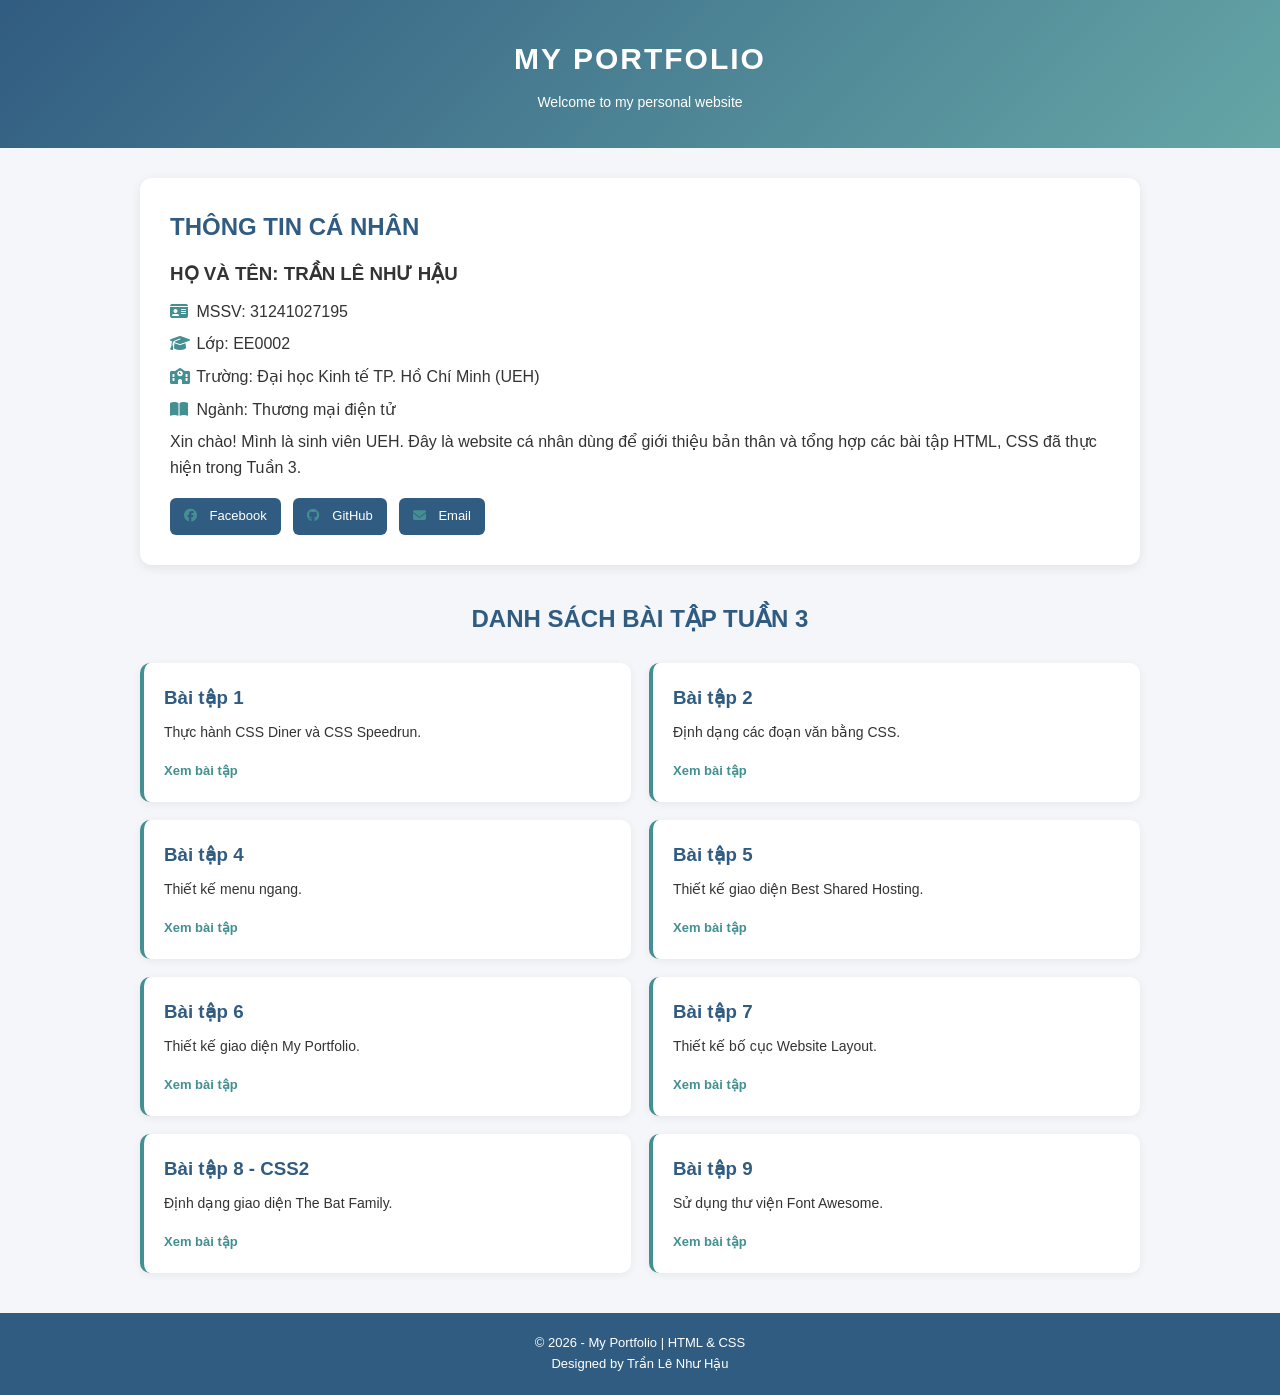
<file: index.html>
<!DOCTYPE html>
<html lang="vi">
<head>
    <meta charset="UTF-8">
    <meta name="viewport" content="width=device-width, initial-scale=1.0">

    <title>My Portfolio - Bài tập Tuần 3</title>

    <link rel="stylesheet" href="css/style.css">

    <!-- Font Awesome -->
    <link rel="stylesheet"
    href="https://cdnjs.cloudflare.com/ajax/libs/font-awesome/6.7.2/css/all.min.css">
</head>

<body>

    <!-- HEADER -->
    <header>
        <h1>MY PORTFOLIO</h1>
        <p>Welcome to my personal website</p>
    </header>

    <!-- THÔNG TIN CÁ NHÂN -->
    <section class="profile">

        <div class="profile-info">
            <h2>THÔNG TIN CÁ NHÂN</h2>

            <h3>HỌ VÀ TÊN: TRẦN LÊ NHƯ HẬU</h3>

            <p><i class="fa-solid fa-id-card"></i>
                MSSV: 31241027195</p>

            <p><i class="fa-solid fa-graduation-cap"></i>
                Lớp: EE0002</p>

            <p><i class="fa-solid fa-school"></i>
                Trường: Đại học Kinh tế TP. Hồ Chí Minh (UEH)</p>

            <p><i class="fa-solid fa-book-open"></i>
                Ngành: Thương mại điện tử</p>

            <p class="introduction">
                Xin chào! Mình là sinh viên UEH.
                Đây là website cá nhân dùng để giới thiệu bản thân
                và tổng hợp các bài tập HTML, CSS đã thực hiện
                trong Tuần 3.
            </p>

            <!-- SOCIAL LINKS -->
            <div class="social-links">

                <a href="https://www.facebook.com/share/1CEJmWZUcF/"
                   target="_blank">
                    <i class="fa-brands fa-facebook"></i>
                    Facebook
                </a>

                <a href="https://github.com/hautran31241027195/Tuan3VeNha"
                   target="_blank">
                    <i class="fa-brands fa-github"></i>
                    GitHub
                </a>

                <a href="mailto:hautran.31241027195@st.ueh.edu.vn">
                    <i class="fa-solid fa-envelope"></i>
                    Email
                </a>

            </div>
        </div>

    </section>

    <!-- DANH SÁCH BÀI TẬP -->
    <section class="assignments">

        <h2>DANH SÁCH BÀI TẬP TUẦN 3</h2>

        <div class="assignment-list">

            <div class="assignment-card">
                <h3>Bài tập 1</h3>
                <p>Thực hành CSS Diner và CSS Speedrun.</p>
                <a href="BaiTap1.html">Xem bài tập</a>
            </div>

            <div class="assignment-card">
                <h3>Bài tập 2</h3>
                <p>Định dạng các đoạn văn bằng CSS.</p>
                <a href="BaiTap2.html">Xem bài tập</a>
            </div>

            <div class="assignment-card">
                <h3>Bài tập 4</h3>
                <p>Thiết kế menu ngang.</p>
                <a href="BaiTap4.html">Xem bài tập</a>
            </div>

            <div class="assignment-card">
                <h3>Bài tập 5</h3>
                <p>Thiết kế giao diện Best Shared Hosting.</p>
                <a href="BaiTap5.html">Xem bài tập</a>
            </div>

            <div class="assignment-card">
                <h3>Bài tập 6</h3>
                <p>Thiết kế giao diện My Portfolio.</p>
                <a href="BaiTap6.html">Xem bài tập</a>
            </div>

            <div class="assignment-card">
                <h3>Bài tập 7</h3>
                <p>Thiết kế bố cục Website Layout.</p>
                <a href="BaiTap7.html">Xem bài tập</a>
            </div>

            <div class="assignment-card">
                <h3>Bài tập 8 - CSS2</h3>
                <p>Định dạng giao diện The Bat Family.</p>
                <a href="BaiTap8.html">Xem bài tập</a>
            </div>

            <div class="assignment-card">
                <h3>Bài tập 9</h3>
                <p>Sử dụng thư viện Font Awesome.</p>
                <a href="BaiTap9.html">Xem bài tập</a>
            </div>

        </div>

    </section>

    <!-- FOOTER -->
    <footer>
        <p>© 2026 - My Portfolio | HTML & CSS</p>
        <p>Designed by Trần Lê Như Hậu</p>
    </footer>

</body>
</html>
</file>
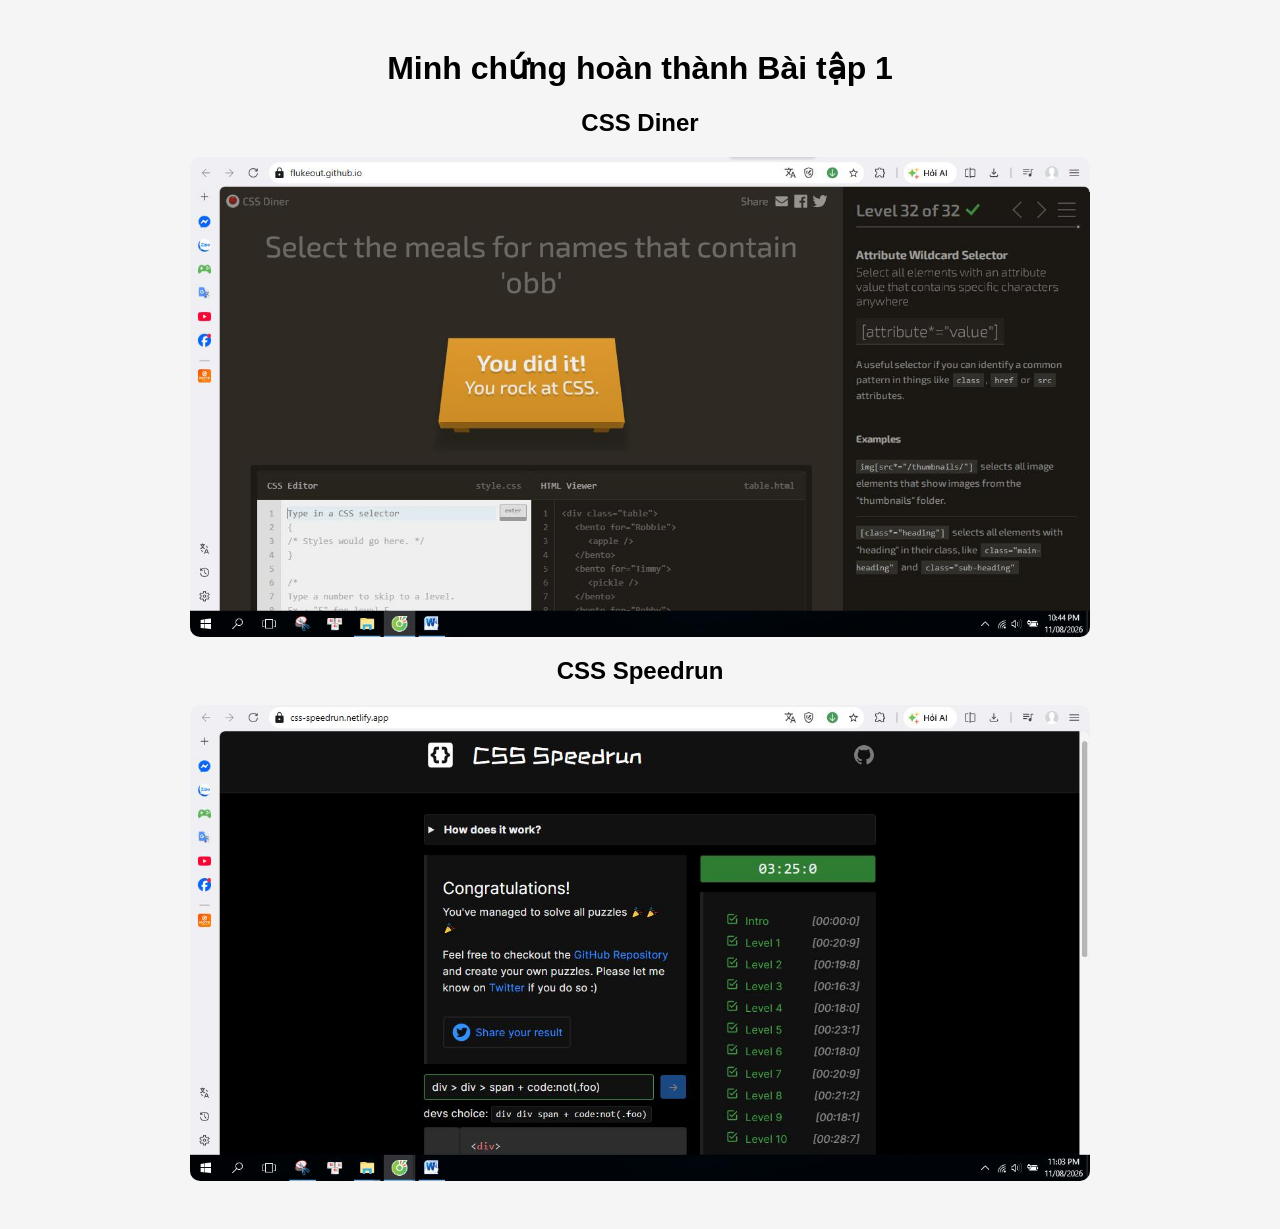
<file: BaiTap1.html>
<!DOCTYPE html>
<html lang="vi">
<head>
    <meta charset="UTF-8">
    <meta name="viewport" content="width=device-width, initial-scale=1.0">
    <title>Minh chứng Bài tập 1</title>
    <style>
        body {
            font-family: Arial, sans-serif;
            text-align: center;
            background-color: #f5f5f5;
            padding: 20px;
        }

        img {
            width: 80%;
            max-width: 900px;
            height: auto;
            display: block;
            margin: 20px auto;
            border-radius: 10px;
        }
    </style>
</head>
<body>
    <h1>Minh chứng hoàn thành Bài tập 1</h1>

    <h2>CSS Diner</h2>
    <img src="images/Minh chứng hoàn thành CSS Diner.jpg" 
         alt="Minh chứng CSS Diner">

    <h2>CSS Speedrun</h2>
    <img src="images/Minh chứng hoàn thành CSS Speedrun.jpg" 
         alt="Minh chứng CSS Speedrun">
</body>
</html>
</file>
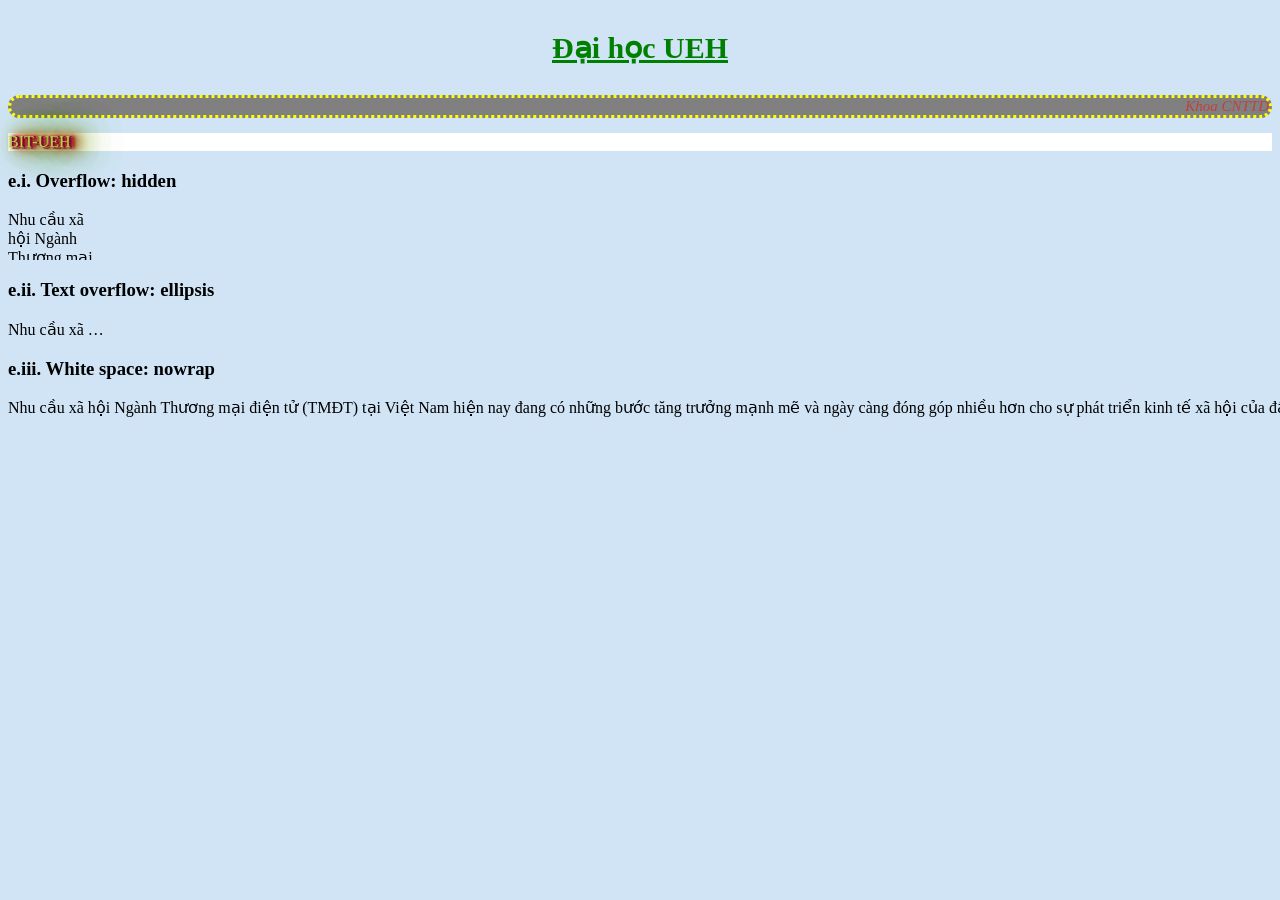
<file: BaiTap2.html>
<!DOCTYPE html>
<html lang="vi">
<head>
    <meta charset="UTF-8">
    <meta name="viewport" content="width=device-width, initial-scale=1.0">
    <title>Bài tập 2</title>

    <style>
        /* a. Đại học UEH */
        #university {
            color: green;
            text-align: center;
            font-weight: bold;
            text-decoration: underline;
            font-size: 30px;
        }

        /* b. Khoa CNTTD */
        #faculty {
            color: rgba(255, 0, 0, 0.5);
            text-align: right;
            font-style: italic;
            border: 3px dotted yellow;
            border-radius: 16px;
            background-color: gray;
            font-size: 15px;
        }

        /* c. BIT-UEH */
        #demotext {
            color: #A7DD3C;
            background: #FFFFFF;
            text-shadow: 2px 0 0px #800040, 
                         3px 2px 0px rgba(77,0,38,0.5), 
                         3px 0 3px #FF002B, 
                         5px 0 3px #800015, 
                         6px 2px 3px rgba(77,0,13,0.5), 
                         6px 0 9px #FF5500, 
                         8px 0 9px #802A00, 
                         9px 2px 9px rgba(77,25,0,0.5), 
                         9px 0 18px #FFD500, 
                         11px 0 18px #806A00, 
                         12px 2px 18px rgba(77,66,0,0.5), 
                         12px 0 30px #D4FF00, 
                         14px 0 30px #6A8000, 
                         15px 2px 30px rgba(64,77,0,0.5), 
                         15px 0 45px #80FF00, 
                         17px 0 45px #408000, 
                         17px 2px 45px rgba(38,77,0,0.5);
        }

        /* d. Logo BIT làm hình nền */
        body {
            background: #D0E4F5 url("https://ueh.edu.vn/schools/college/images/logo/bit-header-logo.png") repeat fixed 0 0;
            background-size: 30px 30px;
        }

        /* e.i. Ẩn phần nội dung vượt quá kích thước */
        .hidden {
            width: 100px;
            height: 50px;
            overflow: hidden;
        }

        /* e.ii. Hiển thị dấu ba chấm khi nội dung bị cắt */
        .ellipsis {
            width: 100px;
            white-space: nowrap;
            overflow: hidden;
            text-overflow: ellipsis;
        }

        /* e.iii. Không cho nội dung xuống dòng */
        .nowrap {
            width: 100px;
            white-space: nowrap;
        }
    </style>
</head>

<body>

    <!-- a -->
    <p id="university">Đại học UEH</p>

    <!-- b -->
    <p id="faculty">Khoa CNTTD</p>

    <!-- c -->
    <div id="demotext">BIT-UEH</div>

    <!-- e -->
    <h3>e.i. Overflow: hidden</h3>
    <div class="hidden">
        Nhu cầu xã hội Ngành Thương mại điện tử (TMĐT) tại Việt Nam hiện nay đang có những bước tăng trưởng mạnh mẽ và ngày càng đóng góp nhiều hơn cho sự phát triển kinh tế xã hội của đất nước. Thị trường TMĐT Việt Nam đã trở nên sôi động hơn khi có nhiều
    </div>

    <h3>e.ii. Text overflow: ellipsis</h3>
    <div class="ellipsis">
        Nhu cầu xã hội Ngành Thương mại điện tử (TMĐT) tại Việt Nam hiện nay đang có những bước tăng trưởng mạnh mẽ và ngày càng đóng góp nhiều hơn cho sự phát triển kinh tế xã hội của đất nước. Thị trường TMĐT Việt Nam đã trở nên sôi động hơn khi có nhiều
    </div>

    <h3>e.iii. White space: nowrap</h3>
    <div class="nowrap">
        Nhu cầu xã hội Ngành Thương mại điện tử (TMĐT) tại Việt Nam hiện nay đang có những bước tăng trưởng mạnh mẽ và ngày càng đóng góp nhiều hơn cho sự phát triển kinh tế xã hội của đất nước. Thị trường TMĐT Việt Nam đã trở nên sôi động hơn khi có nhiều
    </div>

</body>
</html>
</file>
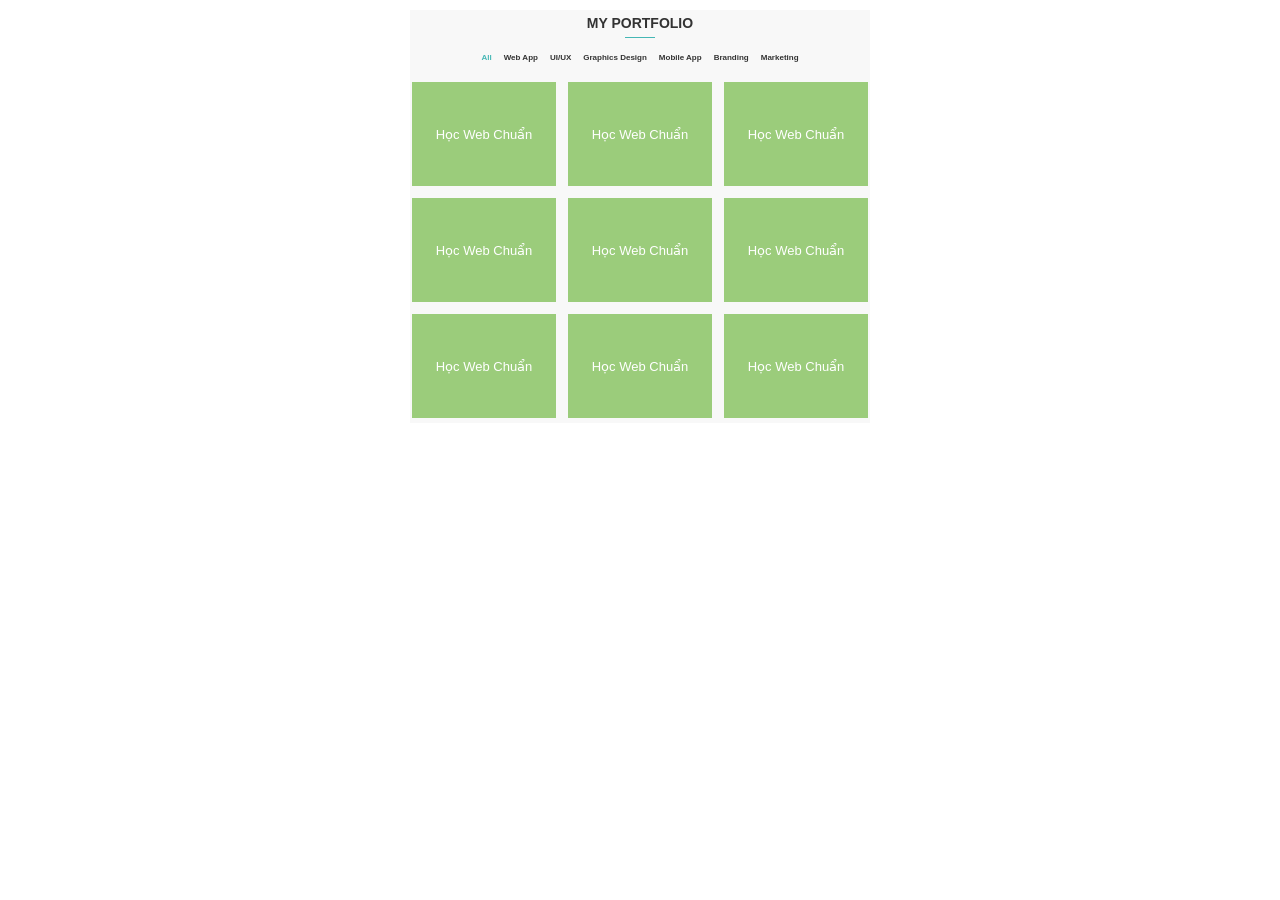
<file: BaiTap6.html>
<!DOCTYPE html>
<html lang="en">
<head>
    <meta charset="utf-8">
    <meta name="viewport" content="width=device-width, initial-scale=1.0">
    <title>Học web chuẩn</title>
    <link rel="stylesheet" href="css/style6.css">
</head>
<body>

    <section class="portfolio">

        <h2>MY PORTFOLIO</h2>

        <ul class="list-tab">
            <li><a href="./">All</a></li>
            <li><a href="./">Web App</a></li>
            <li><a href="./">UI/UX</a></li>
            <li><a href="./">Graphics Design</a></li>
            <li><a href="./">Mobile App</a></li>
            <li><a href="./">Branding</a></li>
            <li><a href="./">Marketing</a></li>
        </ul>

        <ul class="galerry">
            <li><a href="./">Học Web Chuẩn</a></li>
            <li><a href="./">Học Web Chuẩn</a></li>
            <li><a href="./">Học Web Chuẩn</a></li>
            <li><a href="./">Học Web Chuẩn</a></li>
            <li><a href="./">Học Web Chuẩn</a></li>
            <li><a href="./">Học Web Chuẩn</a></li>
            <li><a href="./">Học Web Chuẩn</a></li>
            <li><a href="./">Học Web Chuẩn</a></li>
            <li><a href="./">Học Web Chuẩn</a></li>
        </ul>

    </section>

</body>
</html>
</file>
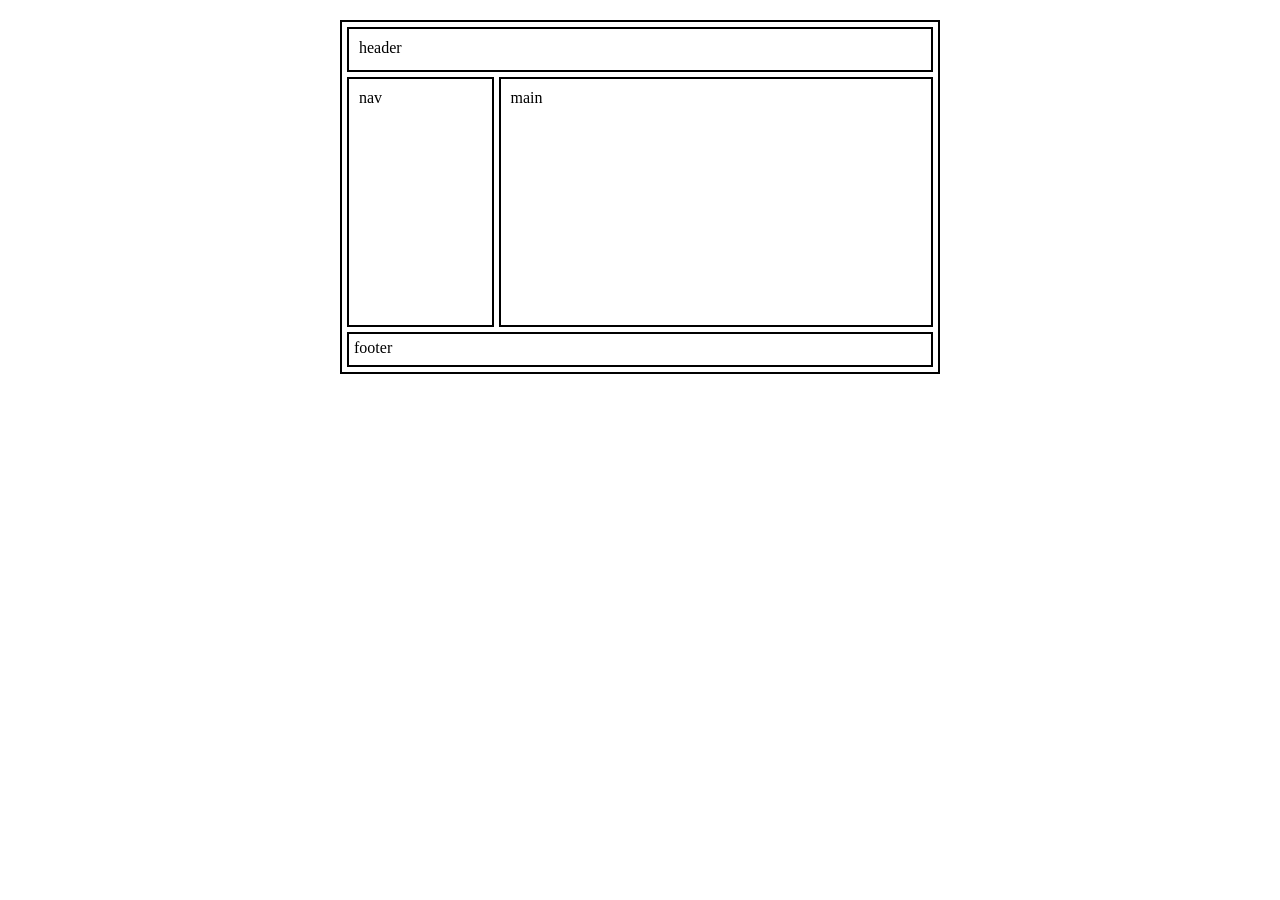
<file: BaiTap7.html>
<!DOCTYPE html>
<html lang="vi">
<head>
    <meta charset="UTF-8">
    <title>Website Layout</title>
    <link rel="stylesheet" href="css/style7.css">
</head>
<body>

    <div id="wrapper">
        <header>header</header>

        <div class="content">
            <nav>nav</nav>
            <main>main</main>
        </div>

        <footer>footer</footer>
    </div>

</body>
</html>
</file>
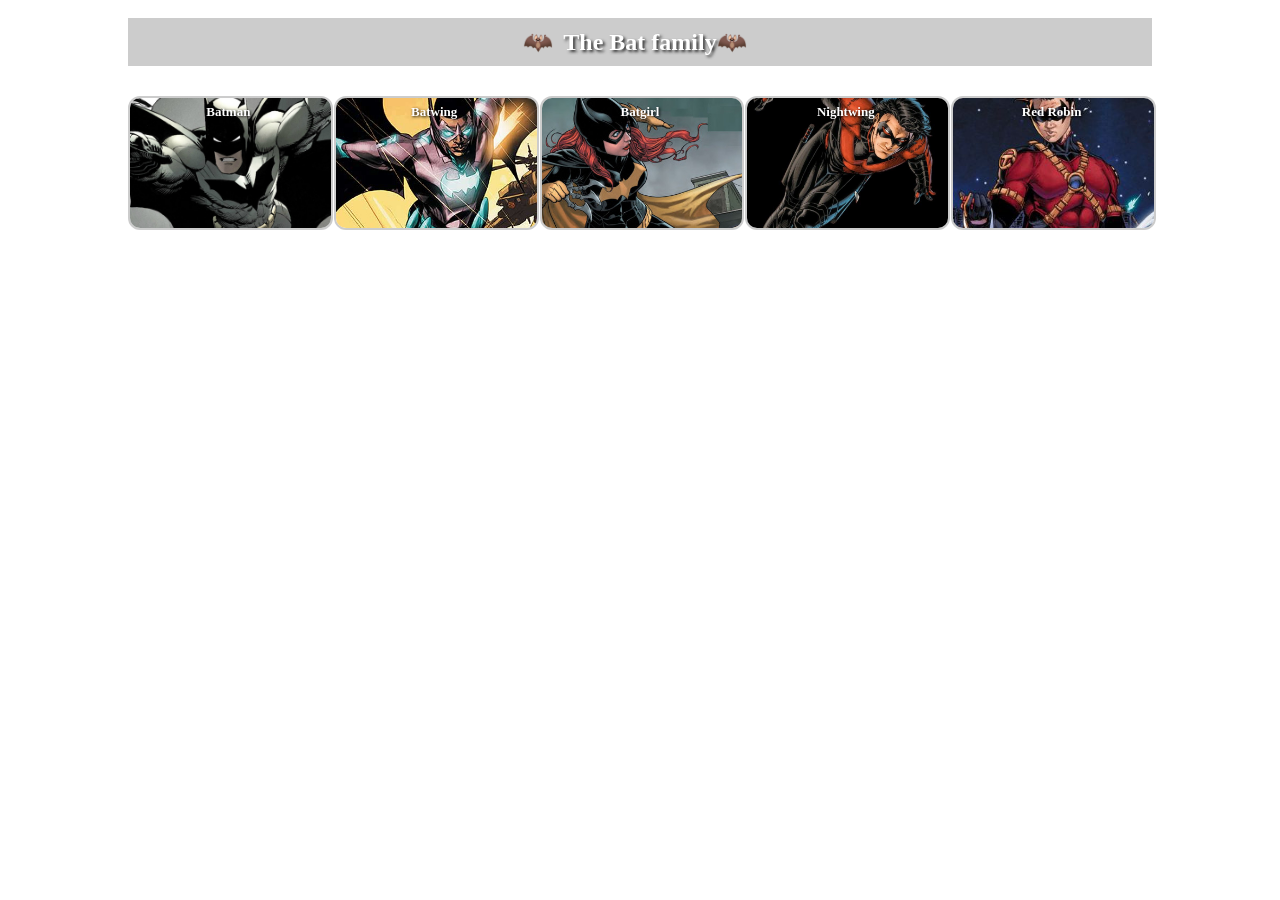
<file: BaiTap8.html>
<!DOCTYPE html>
<html lang="en">
<head>
    <meta charset="UTF-8">
    <title>The Bat Family</title>
    <link rel="stylesheet" href="css/style8.css">
</head>
<body>
    <div id="root">
        <h1 id="site-header"><span>The Bat family<span></h1>
        <ul class="superheroes">
            <li>
                <strong class="hero-header">Batman</strong>
                <img src="images/superhero-1.jpg" alt="">
                <a href="https://en.wikipedia.org/wiki/Batman">Read more</a>
            </li>
            <li>
                <strong class="hero-header">Batwing</strong>
                <img src="images/superhero-2.jpg" alt="">
                <a href="https://en.wikipedia.org/wiki/Batwing_(DC_Comics)">Read more</a>
            </li>
            <li>
                <strong class="hero-header">Batgirl</strong>
                <img src="images/superhero-3.jpg" alt="">
                <a href="https://en.wikipedia.org/wiki/Batgirl">Read more</a>
            </li>
            <li>
                <strong class="hero-header">Nightwing</strong>
                <img src="images/superhero-4.jpg" alt="">
                <a href="https://en.wikipedia.org/wiki/Nightwing">Read more</a>
            </li>
            <li>
                <strong class="hero-header">Red Robin</strong>
                <img src="images/superhero-5.jpg" alt="">
                <a href="https://en.wikipedia.org/wiki/Red_Robin_(comics)">Read more</a>
            </li>
        </ul>
    </div>
</body>
</html>
</file>
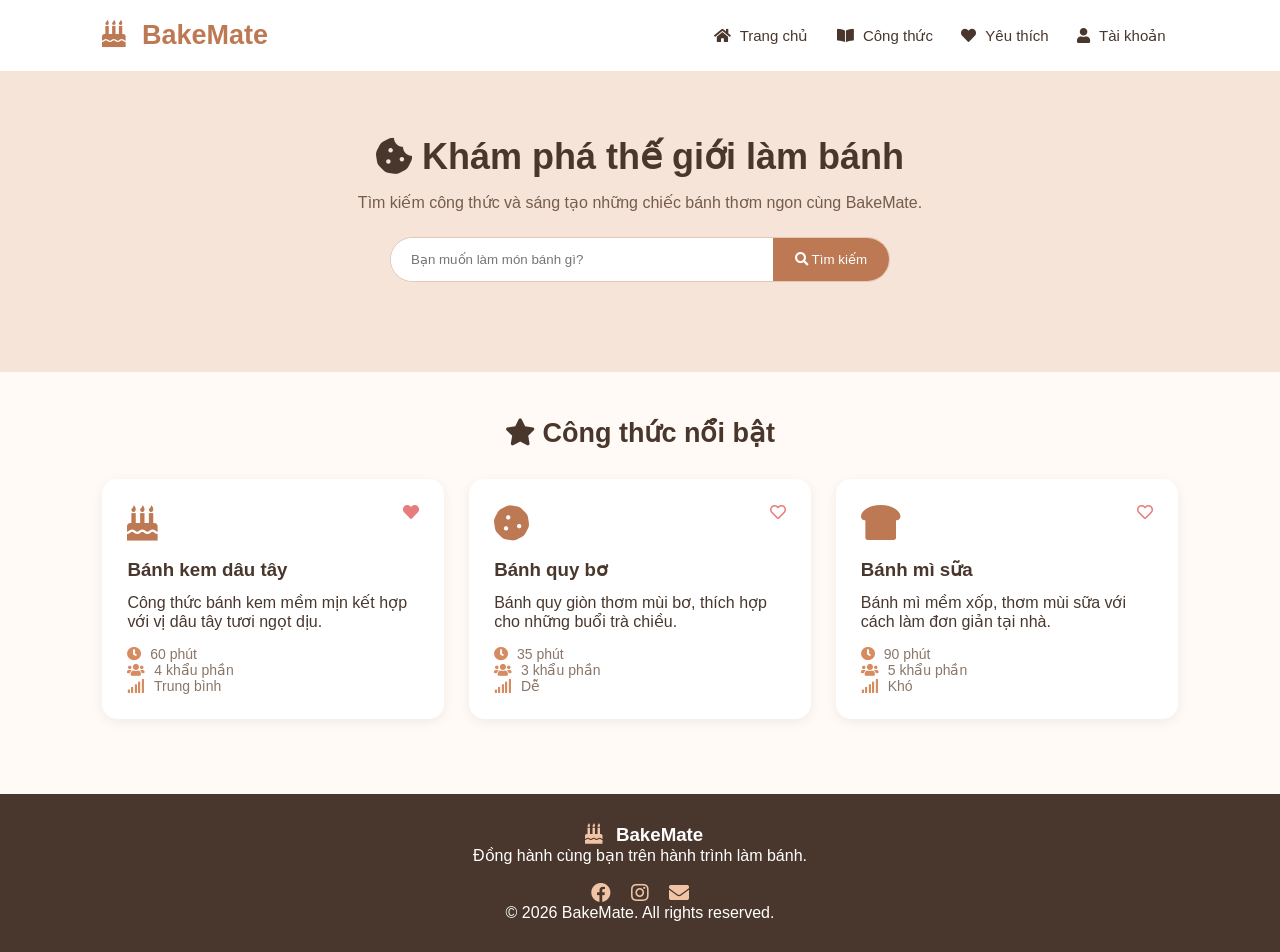
<file: BaiTap9.html>
<!DOCTYPE html>
<html lang="vi">
<head>
    <meta charset="UTF-8">
    <meta name="viewport" content="width=device-width, initial-scale=1.0">
    <title>BakeMate - Font Awesome 5</title>

    <!-- Tích hợp thư viện Font Awesome 5 Free -->
    <link rel="stylesheet"
    href="https://cdnjs.cloudflare.com/ajax/libs/font-awesome/5.15.4/css/all.min.css">

    <style>
        * {
            margin: 0;
            padding: 0;
            box-sizing: border-box;
        }

        body {
            font-family: Arial, sans-serif;
            background: #fffaf5;
            color: #49372d;
        }

        /* HEADER */
        header {
            background: white;
            padding: 20px 8%;
            display: flex;
            justify-content: space-between;
            align-items: center;
            box-shadow: 0 2px 10px #00000010;
        }

        .logo {
            font-size: 27px;
            font-weight: bold;
            color: #bd7954;
        }

        .logo i {
            margin-right: 8px;
        }

        nav a {
            text-decoration: none;
            color: #49372d;
            margin: 0 12px;
            font-size: 15px;
        }

        nav a:hover {
            color: #d68b61;
        }

        nav i {
            margin-right: 5px;
        }

        /* BANNER */
        .banner {
            text-align: center;
            padding: 65px 20px;
            background: #f5e4d7;
        }

        .banner h1 {
            font-size: 36px;
            margin-bottom: 15px;
        }

        .banner p {
            font-size: 16px;
            color: #755c4c;
        }

        /* SEARCH */
        .search-box {
            margin: 25px auto;
            width: 80%;
            max-width: 500px;
            display: flex;
            background: white;
            border-radius: 30px;
            overflow: hidden;
            border: 1px solid #e5c6b3;
        }

        .search-box input {
            flex: 1;
            border: none;
            outline: none;
            padding: 14px 20px;
        }

        .search-box button {
            background: #bd7954;
            color: white;
            border: none;
            padding: 0 22px;
            cursor: pointer;
        }

        /* RECIPE */
        .recipes {
            padding: 45px 8%;
        }

        .recipes h2 {
            text-align: center;
            margin-bottom: 30px;
            font-size: 27px;
        }

        .recipe-list {
            display: grid;
            grid-template-columns: repeat(3, 1fr);
            gap: 25px;
        }

        .recipe-card {
            background: white;
            padding: 25px;
            border-radius: 15px;
            box-shadow: 0 3px 12px #00000010;
            transition: 0.3s;
        }

        .recipe-card:hover {
            transform: translateY(-5px);
        }

        .recipe-icon {
            font-size: 35px;
            color: #bd7954;
            margin-bottom: 15px;
        }

        .recipe-card h3 {
            margin-bottom: 12px;
        }

        .recipe-info {
            margin-top: 15px;
            color: #8a7668;
            font-size: 14px;
        }

        .recipe-info i {
            color: #d68b61;
            margin-right: 5px;
        }

        .favorite {
            float: right;
            color: #e77c7c;
            cursor: pointer;
        }

        /* FOOTER */
        footer {
            background: #49372d;
            color: white;
            text-align: center;
            padding: 30px;
            margin-top: 30px;
        }

        footer i {
            margin: 0 8px;
            color: #f1c4a5;
            font-size: 20px;
        }

        @media (max-width: 700px) {
            header {
                flex-direction: column;
                gap: 15px;
            }

            .recipe-list {
                grid-template-columns: 1fr;
            }

            nav a {
                display: inline-block;
                margin: 5px;
            }
        }
    </style>
</head>

<body>

    <!-- HEADER -->
    <header>
        <div class="logo">
            <i class="fas fa-birthday-cake"></i> BakeMate
        </div>

        <nav>
            <a href="#"><i class="fas fa-home"></i> Trang chủ</a>
            <a href="#"><i class="fas fa-book-open"></i> Công thức</a>
            <a href="#"><i class="fas fa-heart"></i> Yêu thích</a>
            <a href="#"><i class="fas fa-user"></i> Tài khoản</a>
        </nav>
    </header>

    <!-- BANNER -->
    <section class="banner">
        <h1><i class="fas fa-cookie-bite"></i> Khám phá thế giới làm bánh</h1>
        <p>Tìm kiếm công thức và sáng tạo những chiếc bánh thơm ngon cùng BakeMate.</p>

        <!-- SEARCH -->
        <div class="search-box">
            <input type="text" placeholder="Bạn muốn làm món bánh gì?">
            <button type="button">
                <i class="fas fa-search"></i> Tìm kiếm
            </button>
        </div>
    </section>

    <!-- RECIPE LIST -->
    <section class="recipes">
        <h2><i class="fas fa-star"></i> Công thức nổi bật</h2>

        <div class="recipe-list">

            <div class="recipe-card">
                <span class="favorite">
                    <i class="fas fa-heart"></i>
                </span>
                <div class="recipe-icon">
                    <i class="fas fa-birthday-cake"></i>
                </div>
                <h3>Bánh kem dâu tây</h3>
                <p>Công thức bánh kem mềm mịn kết hợp với vị dâu tây tươi ngọt dịu.</p>
                <div class="recipe-info">
                    <p><i class="fas fa-clock"></i> 60 phút</p>
                    <p><i class="fas fa-users"></i> 4 khẩu phần</p>
                    <p><i class="fas fa-signal"></i> Trung bình</p>
                </div>
            </div>

            <div class="recipe-card">
                <span class="favorite">
                    <i class="far fa-heart"></i>
                </span>
                <div class="recipe-icon">
                    <i class="fas fa-cookie"></i>
                </div>
                <h3>Bánh quy bơ</h3>
                <p>Bánh quy giòn thơm mùi bơ, thích hợp cho những buổi trà chiều.</p>
                <div class="recipe-info">
                    <p><i class="fas fa-clock"></i> 35 phút</p>
                    <p><i class="fas fa-users"></i> 3 khẩu phần</p>
                    <p><i class="fas fa-signal"></i> Dễ</p>
                </div>
            </div>

            <div class="recipe-card">
                <span class="favorite">
                    <i class="far fa-heart"></i>
                </span>
                <div class="recipe-icon">
                    <i class="fas fa-bread-slice"></i>
                </div>
                <h3>Bánh mì sữa</h3>
                <p>Bánh mì mềm xốp, thơm mùi sữa với cách làm đơn giản tại nhà.</p>
                <div class="recipe-info">
                    <p><i class="fas fa-clock"></i> 90 phút</p>
                    <p><i class="fas fa-users"></i> 5 khẩu phần</p>
                    <p><i class="fas fa-signal"></i> Khó</p>
                </div>
            </div>

        </div>
    </section>

    <!-- FOOTER -->
    <footer>
        <h3><i class="fas fa-birthday-cake"></i> BakeMate</h3>
        <p>Đồng hành cùng bạn trên hành trình làm bánh.</p>
        <br>
        <i class="fab fa-facebook"></i>
        <i class="fab fa-instagram"></i>
        <i class="fas fa-envelope"></i>
        <p>© 2026 BakeMate. All rights reserved.</p>
    </footer>

</body>
</html>
</file>
<file: css/style.css>
/* RESET CSS */
* {
    margin: 0;
    padding: 0;
    box-sizing: border-box;
}

body {
    font-family: Arial, sans-serif;
    background-color: #f4f6f9;
    color: #333;
    line-height: 1.6;
}

/* HEADER */
header {
    background: linear-gradient(135deg, #315c81, #65a6a6);
    color: white;
    text-align: center;
    padding: 35px 20px;
}

header h1 {
    font-size: 30px;
    letter-spacing: 2px;
}

header p {
    margin-top: 8px;
    font-size: 14px;
}

/* PROFILE */
.profile {
    max-width: 1000px;
    margin: 30px auto;
    padding: 30px;
    background-color: white;
    border-radius: 12px;

    display: flex;
    align-items: center;
    gap: 35px;

    box-shadow: 0 3px 12px rgba(0,0,0,0.08);
}

.profile-info {
    flex: 1;
}

.profile-info h2 {
    color: #315c81;
    margin-bottom: 12px;
}

.profile-info h3 {
    margin-bottom: 10px;
}

.profile-info p {
    margin: 7px 0;
}

.profile-info i {
    color: #438f91;
    width: 22px;
}

.introduction {
    margin-top: 15px;
}

/* SOCIAL LINKS */
.social-links {
    display: flex;
    flex-wrap: wrap;
    gap: 12px;
    margin-top: 18px;
}

.social-links a {
    text-decoration: none;
    background-color: #315c81;
    color: white;
    padding: 8px 14px;
    border-radius: 6px;
    font-size: 13px;
}

.social-links a:hover {
    background-color: #438f91;
}

/* ASSIGNMENTS */
.assignments {
    max-width: 1000px;
    margin: 35px auto;
}

.assignments h2 {
    text-align: center;
    color: #315c81;
    margin-bottom: 25px;
}

.assignment-list {
    display: grid;
    grid-template-columns: repeat(2, 1fr);
    gap: 18px;
}

.assignment-card {
    background-color: white;
    padding: 20px;
    border-radius: 10px;
    border-left: 4px solid #438f91;
    box-shadow: 0 2px 8px rgba(0,0,0,0.06);
}

.assignment-card h3 {
    color: #315c81;
    margin-bottom: 8px;
}

.assignment-card p {
    font-size: 14px;
    margin-bottom: 12px;
}

.assignment-card a {
    display: inline-block;
    margin-right: 8px;
    margin-top: 5px;
    text-decoration: none;
    color: #438f91;
    font-weight: bold;
    font-size: 13px;
}

.assignment-card a:hover {
    text-decoration: underline;
}

/* FOOTER */
footer {
    background-color: #315c81;
    color: white;
    text-align: center;
    padding: 20px;
    margin-top: 40px;
    font-size: 13px;
}

/* RESPONSIVE */
@media (max-width: 650px) {
    .profile {
        flex-direction: column;
        text-align: center;
        margin: 20px;
    }

    .social-links {
        justify-content: center;
    }

    .assignment-list {
        grid-template-columns: 1fr;
        margin: 0 20px;
    }

    .assignments h2 {
        font-size: 20px;
    }
}
</file>
<file: css/style6.css>
/*Bài tập 6*/
/* Thiết lập chung */
* {
    box-sizing: border-box;
}

body {
    margin: 0;
    padding: 10px;
    font-family: Arial, sans-serif;
    background-color: white;
}

/* Khung portfolio */
.portfolio {
    max-width: 460px;
    margin: 0 auto;
    padding: 5px 2px;
    background-color: #f8f8f8;
}

/* Tiêu đề */
.portfolio h2 {
    margin: 0;
    text-align: center;
    font-size: 14px;
    color: #333;
}

.portfolio h2::after {
    content: "";
    display: block;
    width: 30px;
    height: 1px;
    background-color: #45b7b5;
    margin: 6px auto 8px;
}

/* Menu danh mục */
.list-tab {
    display: flex;
    justify-content: center;
    align-items: center;
    gap: 12px;
    list-style: none;
    padding: 0;
    margin: 0 0 18px;
}

.list-tab li a {
    text-decoration: none;
    color: #333;
    font-size: 8px;
    font-weight: bold;
}

.list-tab li:first-child a {
    color: #45b7b5;
}

/* Danh sách ô màu xanh */
.galerry {
    display: grid;
    grid-template-columns: repeat(3, 1fr);
    gap: 12px;
    list-style: none;
    padding: 0;
    margin: 0;
}

.galerry li {
    width: 100%;
}

.galerry li a {
    display: flex;
    justify-content: center;
    align-items: center;
    height: 104px;
    background-color: #9BCC7B;
    color: white;
    text-decoration: none;
    font-size: 13px;
    font-weight: normal;
}

/* Responsive */
@media (max-width: 400px) {
    .list-tab {
        gap: 7px;
    }

    .list-tab li a {
        font-size: 7px;
    }
}
</file>
<file: css/style7.css>
/*Bài tập 7*/
* {
    box-sizing: border-box;
}

#wrapper {
    width: 600px;
    margin: 20px auto;
    border: 2px solid black;
    padding: 5px;
}

header {
    height: 45px;
    border: 2px solid black;
    margin-bottom: 5px;
    padding: 10px;
}

.content {
    display: flex;
    gap: 5px;
}

nav {
    width: 25%;
    height: 250px;
    border: 2px solid black;
    padding: 10px;
}

main {
    flex: 1;
    height: 250px;
    border: 2px solid black;
    padding: 10px;
}

footer {
    height: 35px;
    border: 2px solid black;
    margin-top: 5px;
    padding: 5px;
}
</file>
<file: css/style8.css>
/*Bài tập 8*/

/* i. Khung chứa lớn */
#root {
    width: 1024px;
    max-width: 100%;
    margin: 0 auto;
    padding: 10px;
}

/* ii. Tiêu đề The Bat family */
#site-header {
    text-align: center;
    margin: 0 0 30px;
    padding: 10px;
    background-color: #ccc;
    color: #fff;
    font-family: Georgia, serif;
    font-size: 24px;
    text-shadow: 2px 2px 3px #333;
}

/* Tạo biểu tượng con dơi trước tiêu đề */
#site-header span::before {
    content: "🦇";
    margin-right: 10px;
    color: #000;
    text-shadow: none;
}

/* iii. Danh sách superheroes */
.superheroes {
    display: flex;
    align-items: flex-start;
    justify-content: center;
    gap: 5px;
    list-style: none;
    padding: 0;
    margin: 0;
}

/* Các nhân vật */
.superheroes li {
    width: 20%;
    display: inline-block;
    position: relative;
    transition: width 0.3s ease;
}

/* iv. Hình ảnh nhân vật */
.superheroes img {
    display: block;
    width: 100%;
    max-width: 100%;
    height: 130px;
    object-fit: cover;
    border: 2px solid #ccc;
    border-radius: 12px;
}

/* Tên nhân vật */
.hero-header {
    position: absolute;
    top: 8px;
    left: 0;
    width: 100%;
    color: white;
    text-align: center;
    font-family: Georgia, serif;
    font-size: 13px;
    text-shadow: 1px 1px 3px black;
    z-index: 1;
}

/* v. Thẻ a trong superheroes */
.superheroes a {
    display: none;
    width: 100%;
    padding: 7px;
    margin-top: 3px;
    background-color: #666;
    color: white;
    text-align: center;
    text-decoration: none;
    font-family: Georgia, serif;
    font-size: 12px;
}

/* vi. Hiệu ứng hover */

/* 1. Khi rê chuột vào nhân vật, hiện Read more */
.superheroes li:hover a {
    display: block;
    text-decoration: underline;
}

/* 2. Khi rê chuột, tăng chiều rộng nhân vật */
.superheroes li:hover {
    width: 24%;
}

/* Làm nổi bật nhân vật đang được chọn */
.superheroes li:hover img {
    border-color: #999;
}
</file>
